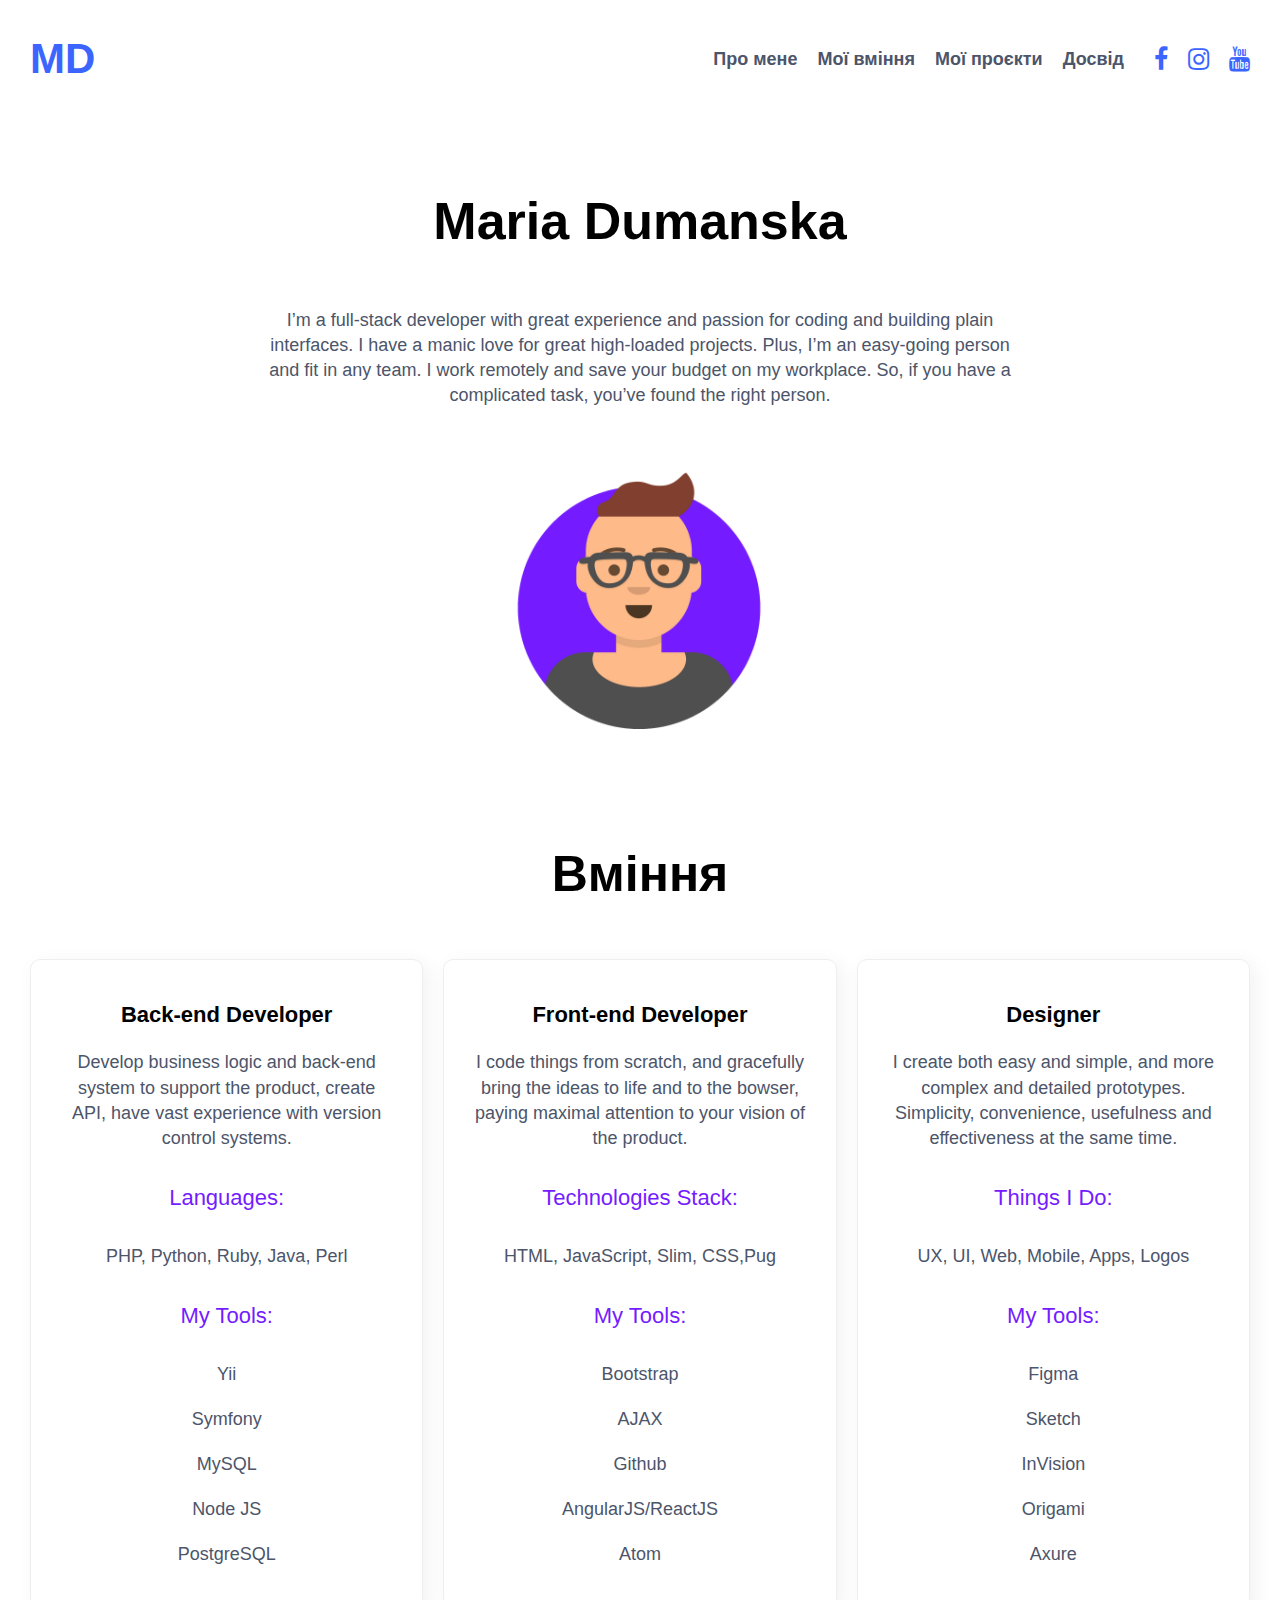
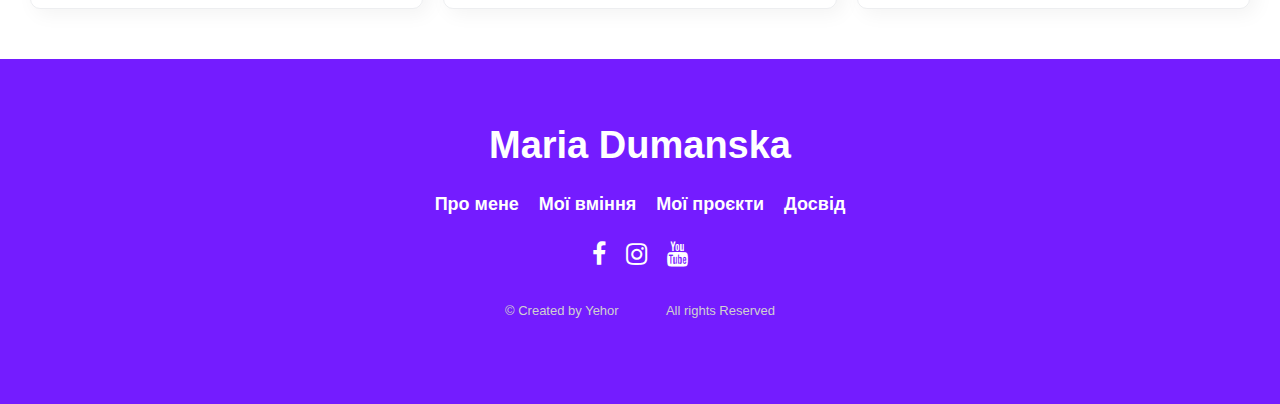
<file: index.html>
<!DOCTYPE html>
<html lang="en">
<head>
	<meta charset="UTF-8">
	<meta name="viewport" content="width=device-width, initial-scale=1.0">
	<title>Main</title>
	<link rel="shortcut icon" href="img/icon.png" type="image/png">
	<link rel="stylesheet" href="https://maxcdn.bootstrapcdn.com/font-awesome/4.7.0/css/font-awesome.min.css">
	<link rel="stylesheet" href="style.css">
	<link rel="stylesheet" href="main.css">
</head>
<body>
	<header class="header">
		<div class="container header_container">
			<a href="#" class="logo">MD</a>
			<nav class="header_nav nav">
				<ul class="menu_list">
					<li>
						<ul class="nav_items">
							<li><a href="#">Про мене</a></li>
							<li><a href="#skills">Мої вміння</a></li>
							<li><a href="projects.html">Мої проєкти</a></li>
							<li><a href="experience.html">Досвід</a></li>
						</ul>
					</li>
					<li>
						<ul class="nav_social">
							<li><a target="blank" href="https://www.facebook.com/"><i class="fa fa-facebook"></i></a></li>
							<li><a target="blank" href="https://www.instagram.com/"><i class="fa fa-instagram"></i></a></li>
							<li><a target="blank" href="https://www.youtube.com/"><i class="fa fa-youtube"></i></a></li>
						</ul>
					</li>
				</ul>
			</nav>
			<div class="header_menu-icon">
                <span></span>
            </div>
		</div>
	</header>

	<main class="main">
		<div class="container main_container">
			<section class="info">
				<h1>Maria Dumanska</h1>
				<p>I’m a full-stack developer with great experience and passion for coding and building plain interfaces. I have a manic love for great high-loaded projects. Plus, I’m an easy-going person and fit in any team. I work remotely and save your budget on my workplace. So, if you have a complicated task, you’ve found the right person. </p>
				<img class="photo" src="img/photo.png" alt="photo">
			</section>
			<section id="skills" class="skills">
				<h2>Вміння</h2>
				<div class="skills_cards">
					<div class="skills_card card">
						<div class="skills_card-description skills_card-item">
							<h3>Back-end Developer</h3>
							<p>
							Develop business logic and back-end system to support the product, create API, have vast experience with version control systems.</p>
						</div>
						<div class="skills_card_stack skills_card-item">
							<h4 class="purple">Languages:</h4>
							<p>PHP, Python, Ruby, Java, Perl</p>
						</div>
						<div class="skills_card_tools skills_card-item">
							<h4 class="purple">My Tools:</h4>
							<ul class="tools">
								<li>Yii</li>
								<li>Symfony</li>
								<li>MySQL</li>
								<li>Node JS</li>
								<li>PostgreSQL</li>
							</ul>
						</div>
					</div>
					<div class="skills_card card">
						<div class="skills_card-description skills_card-item">
							<h3>Front-end Developer</h3>
							<p>I code things from scratch, and gracefully bring the ideas to life and to the bowser, paying maximal attention to your vision of the product.</p>
						</div>
						<div class="skills_card_stack skills_card-item">
							<h4 class="purple">Technologies Stack:</h4>
							<p>HTML, JavaScript, Slim, CSS,Pug</p>
						</div>
						<div class="skills_card_tools skills_card-item">
							<h4 class="purple">My Tools:</h4>
							<ul class="tools">
								<li>Bootstrap</li>
								<li>AJAX</li>
								<li>Github</li>
								<li>AngularJS/ReactJS</li>
								<li>Atom</li>
							</ul>
						</div>
					</div>
					<div class="skills_card card">
						<div class="skills_card-description skills_card-item">
							<h3>Designer</h3>
							<p>I create both easy and simple, and more complex and detailed prototypes. Simplicity, convenience, usefulness and effectiveness at the same time.</p>
						</div>
						<div class="skills_card_stack skills_card-item">
							<h4 class="purple">Things I Do:</h4>
							<p>UX, UI, Web, Mobile, Apps, Logos</p>
						</div>
						<div class="skills_card_tools skills_card-item">
							<h4 class="purple">My Tools:</h4>
							<ul class="tools">
								<li>Figma</li>
								<li>Sketch</li>
								<li>InVision</li>
								<li>Origami</li>
								<li>Axure</li>
							</ul>
						</div>
					</div>
				</div>
			</section>
		</div>
	</main>
   	<footer class="footer">
   		<div class="container footer_container">
   			<div class="footer_info">
   				<h2>Maria Dumanska</h2>
   				<ul class="footer_menu_list menu_list">
					<li>
						<ul class="nav_items">
							<li><a href="#">Про мене</a></li>
							<li><a href="#skills">Мої вміння</a></li>
							<li><a href="projects.html">Мої проєкти</a></li>
							<li><a href="experience.html">Досвід</a></li>
						</ul>
					</li>
					<li>
						<ul class="nav_social">
							<li><a target="blank" href="https://www.facebook.com/"><i class="fa fa-facebook"></i></a></li>
							<li><a target="blank" href="https://www.instagram.com/"><i class="fa fa-instagram"></i></a></li>
							<li><a target="blank" href="https://www.youtube.com/"><i class="fa fa-youtube"></i></a></li>
						</ul>
					</li>
				</ul>
   			</div>
   			<div class="footer_copy">
   				<p>&copy; Created by Yehor</p>
   				<p>All rights Reserved</p>
   			</div>
   		</div>
   	</footer>
	<script src="https://ajax.googleapis.com/ajax/libs/jquery/1.11.2/jquery.min.js"></script>
	<script>
		$(function() {
			$('.header_menu-icon').on('click', function() {
				$(this).toggleClass('_active');
				$('.menu_list').toggleClass('_active');
				$('body').toggleClass('_lock');
			});
		});
		$(function() {
			$('.nav_items li a, .nav_social li a').on('click',function() {
				$('.header_menu-icon').removeClass('_active');
				$('.menu_list').removeClass('_active');
				$('body').removeClass('_lock');
			})
		})
	</script>
</body>
</html>
</file>
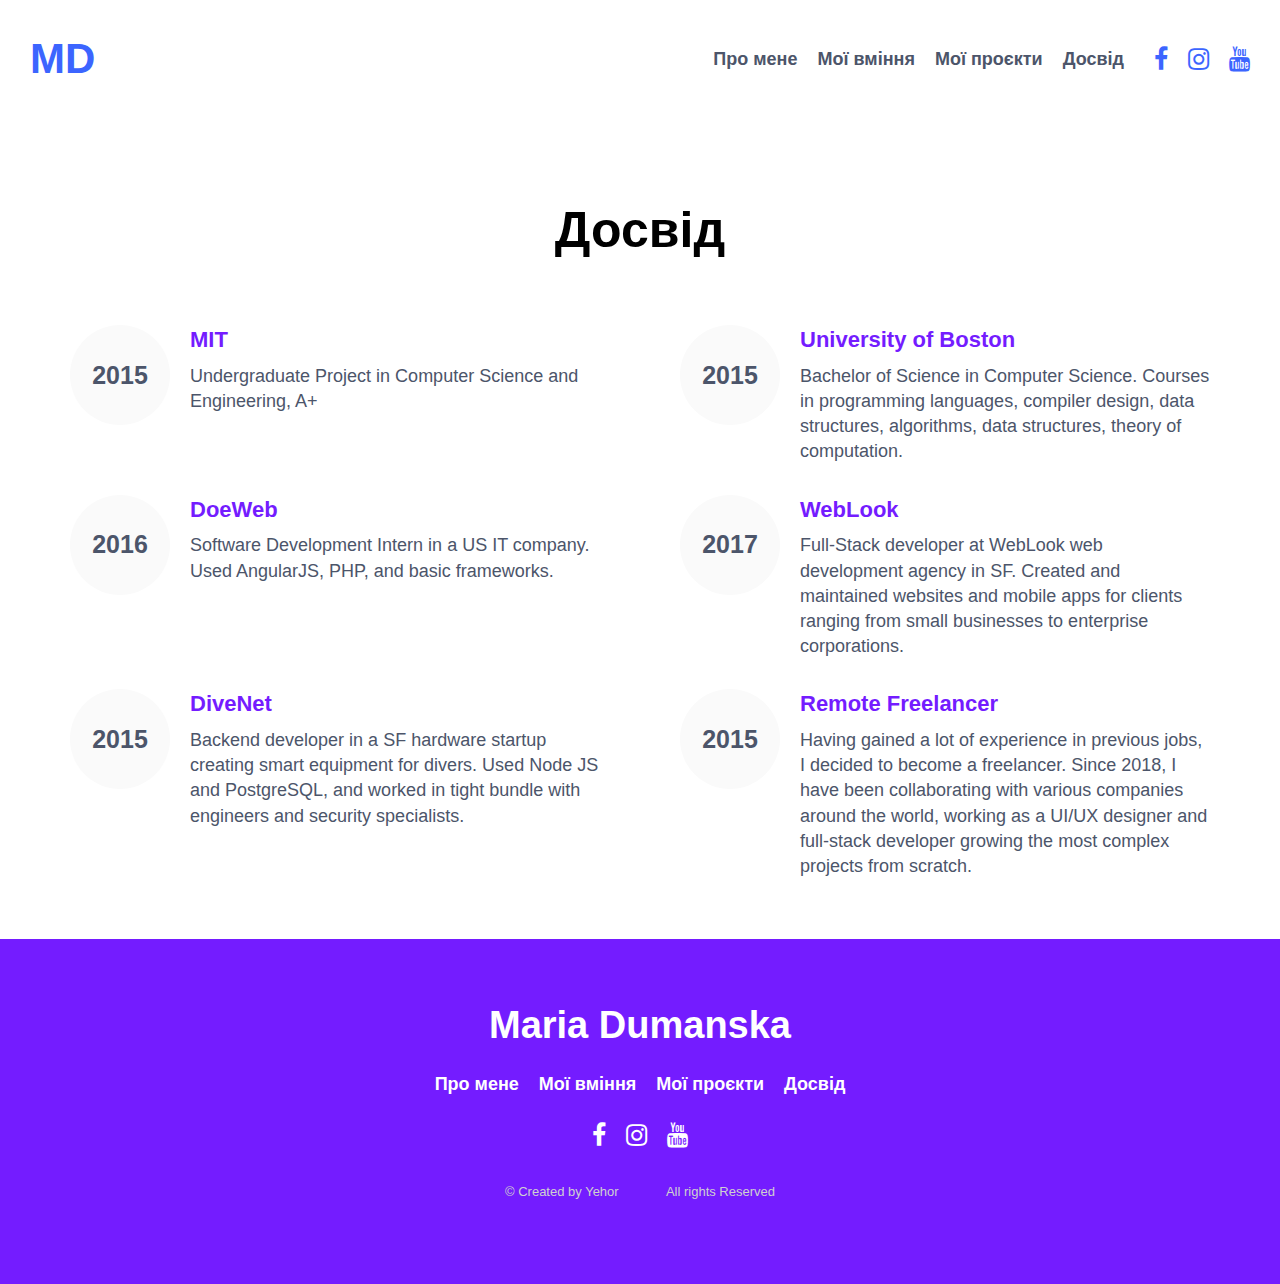
<file: experience.html>
<!DOCTYPE html>
<html lang="en">
<head>
	<meta charset="UTF-8">
	<meta name="viewport" content="width=device-width, initial-scale=1.0">
	<title>Experience</title>
	<link rel="shortcut icon" href="img/icon.png" type="image/png">
	<link rel="stylesheet" href="https://maxcdn.bootstrapcdn.com/font-awesome/4.7.0/css/font-awesome.min.css">
	<link rel="stylesheet" href="style.css">
	<link rel="stylesheet" href="experience.css">
</head>
<body>
	<header class="header">
		<div class="container header_container">
			<a href="index.html" class="logo">MD</a>
			<nav class="header_nav nav">
				<ul class="menu_list">
					<li>
						<ul class="nav_items">
							<li><a href="index.html">Про мене</a></li>
							<li><a href="index.html#skills">Мої вміння</a></li>
							<li><a href="projects.html">Мої проєкти</a></li>
							<li><a href="#">Досвід</a></li>
						</ul>
					</li>
					<li>
						<ul class="nav_social">
							<li><a target="blank" href="https://www.facebook.com/"><i class="fa fa-facebook"></i></a></li>
							<li><a target="blank" href="https://www.instagram.com/"><i class="fa fa-instagram"></i></a></li>
							<li><a target="blank" href="https://www.youtube.com/"><i class="fa fa-youtube"></i></a></li>
						</ul>
					</li>
				</ul>
			</nav>
			<div class="header_menu-icon">
                <span></span>
            </div>
		</div>
	</header>

	<main class="main">
		<div class="container main_container">
			<h2>Досвід</h2>
			<div class="experience_cards">
				<div class="experience_card">
					<div class="year">
						2015
					</div>
					<div class="experience_text">
						<h3 class="purple">MIT</h3>
						<p>Undergraduate Project in Computer Science and Engineering, A+</p>
					</div>
				</div>
				<div class="experience_card">
					<div class="year">
						2015
					</div>
					<div class="experience_text">
						<h3 class="purple">University of Boston</h3>
						<p>Bachelor of Science in Computer Science. Courses in programming languages, compiler design, data structures, algorithms, data structures, theory of computation.</p>
					</div>
				</div>
				<div class="experience_card">
					<div class="year">
						2016
					</div>
					<div class="experience_text">
						<h3 class="purple">DoeWeb</h3>
						<p>Software Development Intern in a US IT company. Used AngularJS, PHP, and basic frameworks.</p>
					</div>
				</div>
				<div class="experience_card">
					<div class="year">
						2017
					</div>
					<div class="experience_text">
						<h3 class="purple">WebLook</h3>
						<p>Full-Stack developer at WebLook web development agency in SF. Created and maintained websites and mobile apps for clients ranging from small businesses to enterprise corporations.</p>
					</div>
				</div>
				<div class="experience_card">
					<div class="year">
						2015
					</div>
					<div class="experience_text">
						<h3 class="purple">DiveNet</h3>
						<p>Backend developer in a SF hardware startup creating smart equipment for divers. Used Node JS and PostgreSQL, and worked in tight bundle with engineers and security specialists.</p>
					</div>
				</div>
				<div class="experience_card">
					<div class="year">
						2015
					</div>
					<div class="experience_text">
						<h3 class="purple">Remote Freelancer</h3>
						<p>Having gained a lot of experience in previous jobs, I decided to become a freelancer. Since 2018, I have been collaborating with various companies around the world, working as a UI/UX designer and full-stack developer growing the most complex projects from scratch.</p>
					</div>
				</div>
			</div>
		</div>
	</main>

	<footer class="footer">
   		<div class="container footer_container">
   			<div class="footer_info">
   				<h2>Maria Dumanska</h2>
   				<ul class="footer_menu_list menu_list">
					<li>
						<ul class="nav_items">
							<li><a href="index.html">Про мене</a></li>
							<li><a href="index.html#skills">Мої вміння</a></li>
							<li><a href="projects.html">Мої проєкти</a></li>
							<li><a href="#">Досвід</a></li>
						</ul>
					</li>
					<li>
						<ul class="nav_social">
							<li><a target="blank" href="https://www.facebook.com/"><i class="fa fa-facebook"></i></a></li>
							<li><a target="blank" href="https://www.instagram.com/"><i class="fa fa-instagram"></i></a></li>
							<li><a target="blank" href="https://www.youtube.com/"><i class="fa fa-youtube"></i></a></li>
						</ul>
					</li>
				</ul>
   			</div>
   			<div class="footer_copy">
   				<p>&copy; Created by Yehor</p>
   				<p>All rights Reserved</p>
   			</div>
   		</div>
   	</footer>
	<script src="https://ajax.googleapis.com/ajax/libs/jquery/1.11.2/jquery.min.js"></script>
	<script>
		$(function() {
			$('.header_menu-icon').on('click', function() {
				$(this).toggleClass('_active');
				$('.menu_list').toggleClass('_active');
				$('body').toggleClass('_lock');
			});
		});
		$(function() {
			$('.nav_items li a, .nav_social li a').on('click',function() {
				$('.header_menu-icon').removeClass('_active');
				$('.menu_list').removeClass('_active');
				$('body').removeClass('_lock');
			})
		})
	</script>
</body>
</html>
</file>
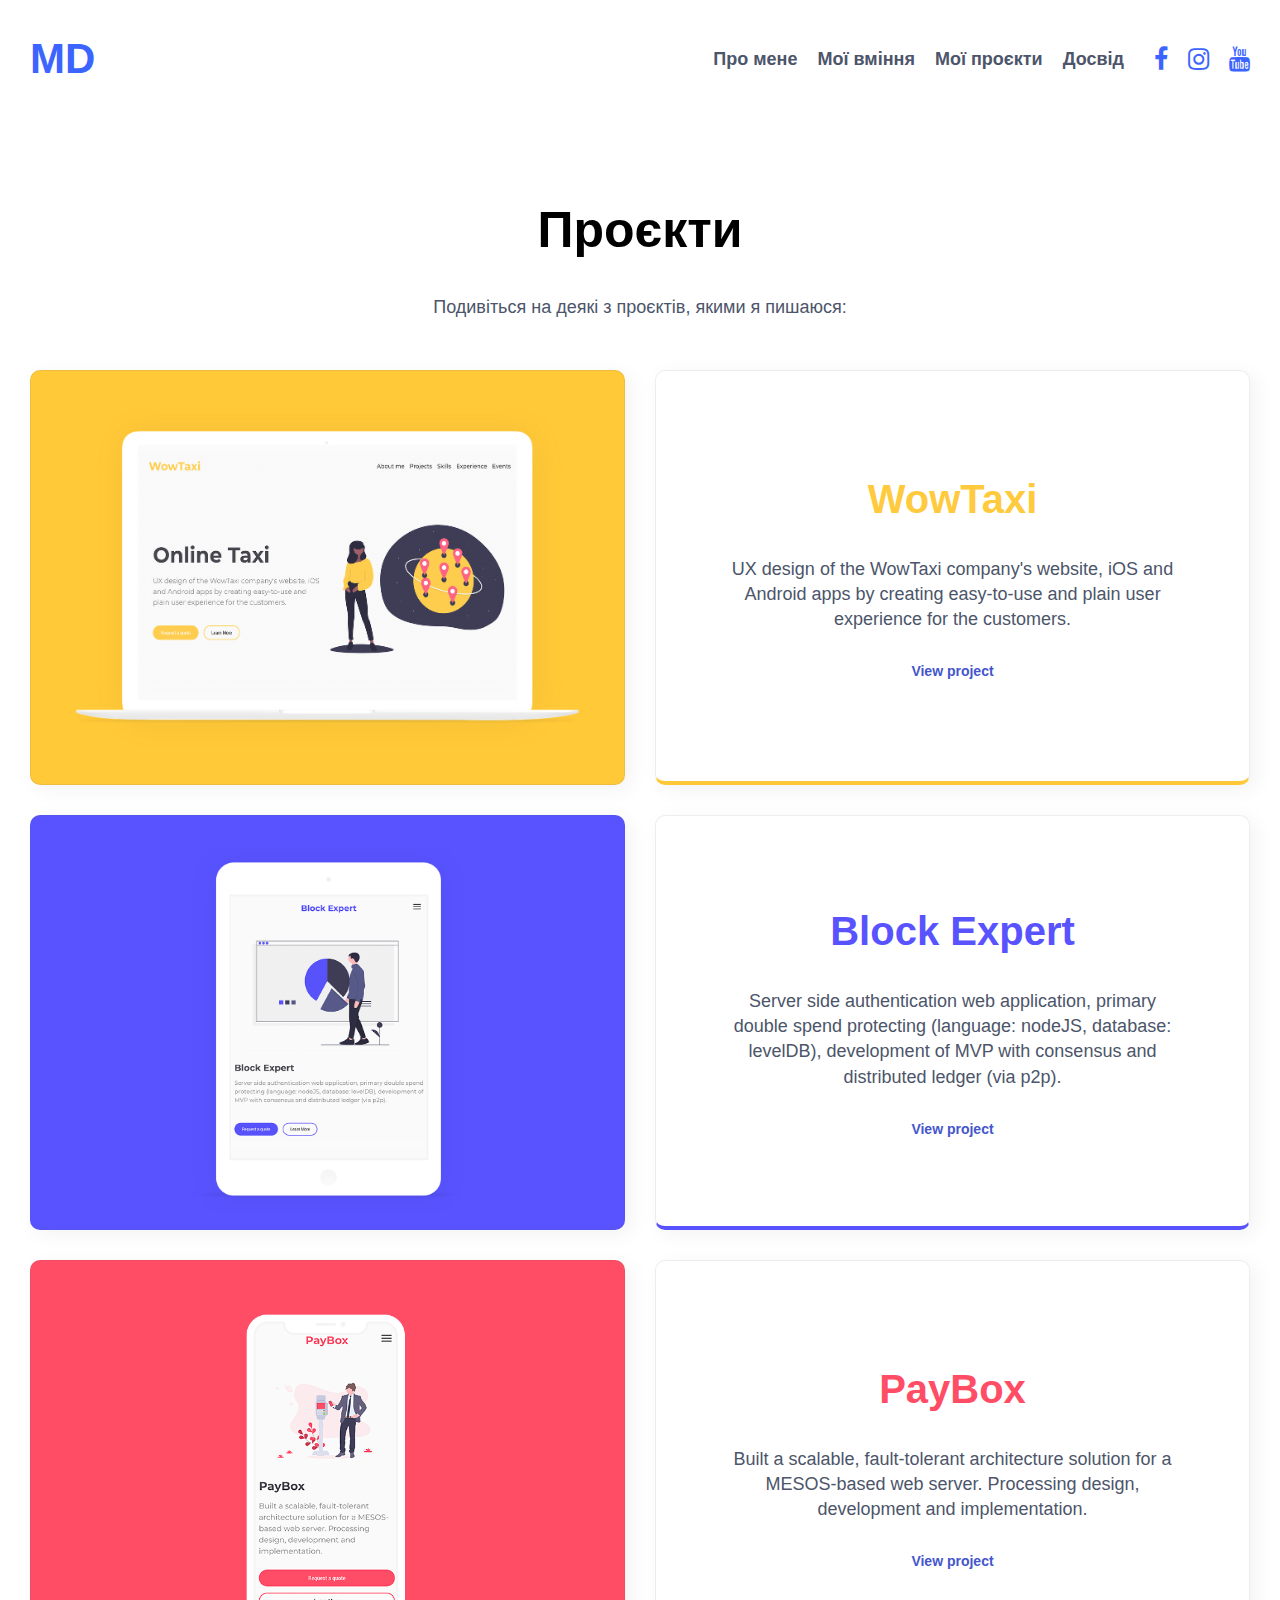
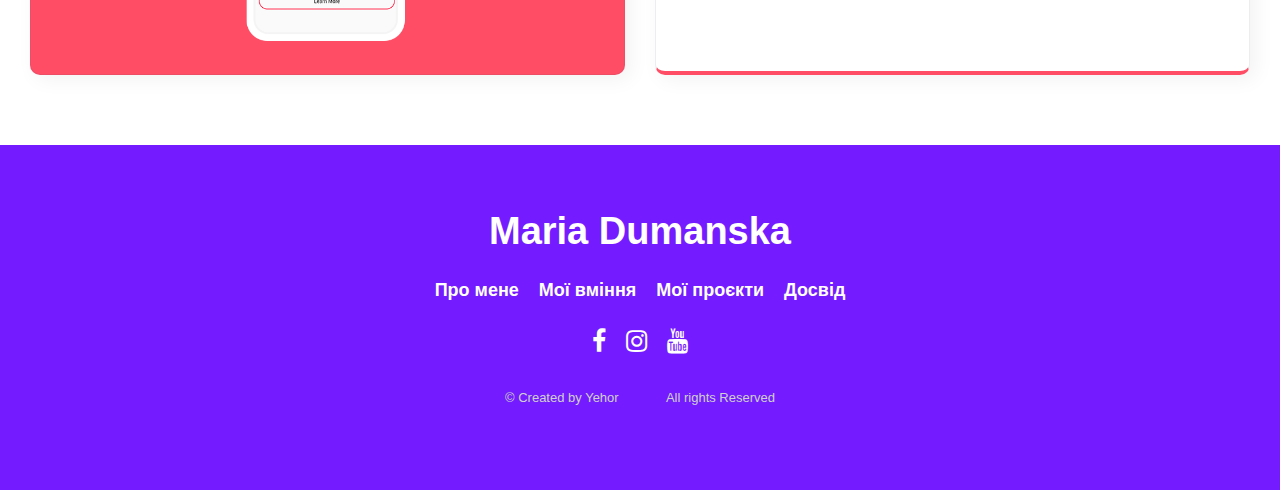
<file: projects.html>
<!DOCTYPE html>
<html lang="en">
<head>
	<meta charset="UTF-8">
	<meta name="viewport" content="width=device-width, initial-scale=1.0">
	<title>Projects</title>
	<link rel="shortcut icon" href="img/icon.png" type="image/png">
	<link rel="stylesheet" href="https://maxcdn.bootstrapcdn.com/font-awesome/4.7.0/css/font-awesome.min.css">
	<link rel="stylesheet" href="style.css">
	<link rel="stylesheet" href="projects.css">
</head>
<body>
	<header class="header">
		<div class="container header_container">
			<a href="index.html" class="logo">MD</a>
			<nav class="header_nav nav">
				<ul class="menu_list">
					<li>
						<ul class="nav_items">
							<li><a href="index.html">Про мене</a></li>
							<li><a href="index.html#skills">Мої вміння</a></li>
							<li><a href="#">Мої проєкти</a></li>
							<li><a href="experience.html">Досвід</a></li>
						</ul>
					</li>
					<li>
						<ul class="nav_social">
							<li><a target="blank" href="https://www.facebook.com/"><i class="fa fa-facebook"></i></a></li>
							<li><a target="blank" href="https://www.instagram.com/"><i class="fa fa-instagram"></i></a></li>
							<li><a target="blank" href="https://www.youtube.com/"><i class="fa fa-youtube"></i></a></li>
						</ul>
					</li>
				</ul>
			</nav>
			<div class="header_menu-icon">
                <span></span>
            </div>
		</div>
	</header>

	<main class="main">
		<div class="container main_container">
			<div class="projects">
				<div class="project_text">
					<h2>Проєкти</h2>
					<p>Подивіться на деякі з проєктів, якими я пишаюся:</p>
				</div>
				<div class="project_cards">
					<div class="project_card card">
						<img src="img/project1.png" alt="project">
					</div>
					<div class="project_card card">
						<h3>WowTaxi</h3>
						<p>UX design of the WowTaxi company's website, iOS and Android apps by creating easy-to-use and plain user experience for the customers.</p>
						<a href="#">View project</a>
					</div>
					<div class="project_card card">
						<img src="img/project2.png" alt="project">
					</div>
					<div class="project_card card">
						<h3>Block Expert</h3>
						<p>Server side authentication web application, primary double spend protecting (language: nodeJS, database: levelDB), development of MVP with consensus and distributed ledger (via p2p).</p>
						<a href="#">View project</a>
					</div>
					<div class="project_card card">
						<img src="img/project3.png" alt="project">
					</div>
					<div class="project_card card">
						<h3>PayBox</h3>
						<p>Built a scalable, fault-tolerant architecture solution for a MESOS-based web server. Processing design, development and implementation.</p>
						<a href="#">View project</a>
					</div>
				</div>
			</div>
		</div>
	</main>

	<footer class="footer">
   		<div class="container footer_container">
   			<div class="footer_info">
   				<h2>Maria Dumanska</h2>
   				<ul class="footer_menu_list menu_list">
					<li>
						<ul class="nav_items">
							<li><a href="index.html">Про мене</a></li>
							<li><a href="index.html#skills">Мої вміння</a></li>
							<li><a href="#">Мої проєкти</a></li>
							<li><a href="experience.html">Досвід</a></li>
						</ul>
					</li>
					<li>
						<ul class="nav_social">
							<li><a target="blank" href="https://www.facebook.com/"><i class="fa fa-facebook"></i></a></li>
							<li><a target="blank" href="https://www.instagram.com/"><i class="fa fa-instagram"></i></a></li>
							<li><a target="blank" href="https://www.youtube.com/"><i class="fa fa-youtube"></i></a></li>
						</ul>
					</li>
				</ul>
   			</div>
   			<div class="footer_copy">
   				<p>&copy; Created by Yehor</p>
   				<p>All rights Reserved</p>
   			</div>
   		</div>
   	</footer>
	<script src="https://ajax.googleapis.com/ajax/libs/jquery/1.11.2/jquery.min.js"></script>
	<script>
		$(function() {
			$('.header_menu-icon').on('click', function() {
				$(this).toggleClass('_active');
				$('.menu_list').toggleClass('_active');
				$('body').toggleClass('_lock');
			});
		});
		$(function() {
			$('.nav_items li a, .nav_social li a').on('click',function() {
				$('.header_menu-icon').removeClass('_active');
				$('.menu_list').removeClass('_active');
				$('body').removeClass('_lock');
			})
		})
	</script>
</body>
</html>
</file>
<file: main.css>
/*-------------------INFO-------------------*/

.main {
	padding-top: 70px;
}

.info {
	display: flex;
	flex-direction: column;
	align-items: center;
	margin-bottom: 110px;
}

.info h1 {
	font-size: 52px;
	font-weight: 700;
	text-align: center;
	margin-bottom: 50px;
}

.info p {
	font-size: 18px;
	color: rgb(76, 85, 106);
	text-align: center;
	max-width: 750px;
	margin-bottom: 50px;
}

.photo {
	max-width: 270px;
	max-height: 270px;
}

/*-------------------SKILS-------------------*/

.skills {
	padding-top: 119px;
	margin-top: -119px;
}

.skills h2 {
	font-size: 50px;
	font-weight: 700;
	text-align: center;
	margin-bottom: 50px;
}

.skills_cards {
	display: grid;
	grid-template-columns: repeat(3, 1fr);
	grid-template-rows: minmax(650px, auto);
	grid-gap: 20px;
	margin-bottom: 50px;
}

.skills_card {
	padding: 40px 30px;
}

.skills_card h3 {
	font-size: 22px;
	font-weight: 700;
	margin-bottom: 20px;
}

.skills_card p {
	font-size: 18px;
	color: rgb(76, 85, 106);
	margin-bottom: 20px;
}

.purple {
	font-size: 22px;
	color: #741cff;
	margin-bottom: 30px;
}

.tools li {
	font-size: 18px;
	color: rgb(76, 85, 106);
	margin-bottom: 20px;
}

.tools li:last-child {
	margin: 0;
}

/*-------------------MEDIA-------------------*/

@media (max-width: 1000px) {
	.skills_cards {
		grid-template-columns: repeat(2, 1fr);
		margin-bottom: 50px;
	}
}

@media (max-width: 700px) {
	.skills_cards {
		grid-template-columns: 1fr;
		margin-bottom: 50px;
	}
}
</file>
<file: experience.css>
/*-------------------EXPERIENCE-------------------*/

.main {
	padding-top: 80px;
}

.main_container {
	max-width: 1200px;
}

.main_container > h2 {
	font-size: 50px;
	font-weight: 700;
	text-align: center;
	margin-bottom: 60px;
}

.experience_cards {
	display: grid;
	grid-template-columns: 1fr 1fr;
	grid-column-gap: 80px;
	grid-row-gap: 30px;
	margin-bottom: 60px;
}

.experience_card {
	display: flex;
}

.year {
	display: flex;
	justify-content: center;
	align-items: center;
	min-width: 100px;
	height: 100px;
	border-radius: 50%;
	background: rgb(250, 250, 250);
	margin-right: 20px;
	font-size: 25px;
	font-weight: 700;
	color: rgb(76, 85, 106);
}

.purple {
	font-size: 22px;
	font-weight: 600;
	color: #741cff;
	margin-bottom: 8px;
}

.experience_text p {
	font-size: 18px;
	color: rgb(76, 85, 106);
}

/*-------------------MEDIA-------------------*/

@media (max-width: 850px) {
	.experience_cards {
		grid-template-columns: 1fr;
	}

	.year {
		min-width: 80px;
		height: 80px;	
	}
}
</file>
<file: projects.css>
/*-------------------PROJECT-------------------*/

.main {
	padding-top: 80px;
}

.project_text h2 {
	font-size: 50px;
	font-weight: 700;
	text-align: center;
	margin-bottom: 30px;
}

.project_text p {
	font-size: 18px;
	color: rgb(76, 85, 106);
	text-align: center;
	margin-bottom: 50px;
}

.project_cards {
	display: grid;
	grid-template-columns: repeat(2, 1fr);
	grid-template-rows: repeat(3, 415px);
	grid-gap: 30px;
	margin-bottom: 70px;
}

.project_card:nth-child(even) {
	justify-content: center;
	padding: 70px;
}

.project_card:nth-child(1) {
	background: rgba(255,195,34,0.9);
}

.project_card:nth-child(3) {
	background: rgb(88,83,255);
}

.project_card:nth-child(5) {
	background: rgb(255,77,102);
}

.project_card:nth-child(2) {
	border-bottom: 4px solid rgba(255,195,34,0.9);
}

.project_card:nth-child(4) {
	border-bottom: 4px solid rgb(88,83,255);
}

.project_card:nth-child(6) {
	border-bottom: 4px solid rgb(255,77,102);
}

.project_card img {
	width: 100%;
	height: 100%;
	object-fit: contain;
}

.project_card h3 {
	font-size: 40px;
	font-weight: 700;
	margin-bottom: 30px;
}

.project_card:nth-child(2) h3 {
	color: rgba(255,195,34,0.9);
}

.project_card:nth-child(4) h3 {
	color: rgb(88,83,255);
}

.project_card:nth-child(6) h3 {
	color: rgb(255,77,102);
}

.project_card p {
	font-size: 18px;
	color: rgb(76, 85, 106);
	text-align: center;
	margin-bottom: 30px;
}

.project_card a {
	color: #4456cd;
	font-weight: 600;
	transition: 0.3s;
}

.project_card a:hover {
	opacity: 0.8;
}

/*-------------------MEDIA-------------------*/

@media (max-width: 850px) {
	.project_cards {
		grid-template-columns: 1fr;
	}
}
</file>
<file: style.css>
/*-------------------RESET-------------------*/

* {
    margin: 0;
    padding: 0;
    border: 0;
    box-sizing: border-box;
}

a {
    text-decoration: none;
    color: #000;
}

ul,
ol,
li {
    list-style: none;
}

h1,
h2,
h3,
h4,
h5,
h6 {
    font-weight: inherit;
    font-size: inherit;
}

html,
body {
    height: 100%;
    line-height: 1.4;
    font-size: 14px;
    color: #000;
    font-family: sans-serif;
    font-weight: 400;
    font-style: normal;
}

body {
	background: #fff;
	padding-top: 115px;
}

body._lock {
	overflow: hidden;
}

/*-----------------------------------------*/

.container {
	max-width: 1296px;
    margin: 0 auto;
    padding: 0 30px;
}

.card {
    display: flex;
    flex-direction: column;
    justify-content: space-between;
    align-items: center;
    border: 1px solid rgba(76, 85, 106, 0.1);
    border-radius: 10px;
    box-shadow: 5.4px 4.5px 20px 0 rgba(0,0,0,.05);
    text-align: center;
}

/*-------------------HEADER-------------------*/

.header {
	background: #fff;
	position: fixed;
	z-index: 10;
	top: 0;
	left: 0;
	width: 100%;
}

.header_container {
	display: flex;
	justify-content: space-between;
	align-items: center;
	padding-top: 30px;
	padding-bottom: 30px;
}

.logo {
	display: block;
	position: relative;
	z-index: 100;
	font-size: 42px;
	font-weight: 700;
	color: #3c65ff;
	transition: 0.3s;
}

.menu_list {
	display: flex;
	font-size: 18px;
	font-weight: 700;
	align-items: center;
}

.nav_items, .nav_social {
	display: flex;
}

.nav_items {
	margin-right: 30px;
}

.nav_items li a {
	color: rgb(76, 85, 106);
}

.nav_items li, 
.nav_social li {
	margin-right: 20px;
}

.nav_items li:last-child, 
.nav_social li:last-child{
	margin-right: 0;
}

.nav_items li a, 
.nav_social li a {
	transition: 0.3s;
}

.nav_social li a {
	font-size: 25px;
	color: #3c65ff;
}

.nav_items li a:hover {
	color: #4759c2;
}

.nav_social li a:hover,
.logo:hover {
	opacity: 0.8;
}

.header_menu-icon {
    display: none;
}


/*-------------------FOOTER-------------------*/

.footer {
	background: #741cff;
	min-height: 345px;
	padding: 60px 0 60px 0;
}

.footer_info {
	display: flex;
	flex-direction: column;
	align-items: center;
	margin-bottom: 30px;
}

.footer_info h2 {
	color: #fff;
	font-size: 38px;
	font-weight: 700;
}

.footer_menu_list {
	flex-direction: column;
	position: static;
}

.footer_menu_list .nav_items {
	margin: 20px 0 20px 0;
}

.footer_menu_list li a {
	color: #fff;
}

.footer_menu_list .nav_social li a:hover,
.footer_menu_list .nav_items li a:hover {
	color: #ffce4f;
	opacity: 1;
}

.footer_copy {
	color: #d0d0d0;
	font-size: 13px;
	display: flex;
	justify-content: space-between;
	width: 270px;
	margin: 0 auto;

}

/*-------------------MEDIA-------------------*/

@media (max-width: 1000px) {

    .header_menu-icon {
        z-index: 100;
        display: block;
        position: relative;
        width: 30px;
        height: 30px;
        cursor: pointer;
    }

    .header_menu-icon span,
    .header_menu-icon::after,
    .header_menu-icon::before {
        left: 0;
        position: absolute;
        height: 10%;
        width: 100%;
        transition: all 0.3s ease 0s;
        background-color: #000;
    }

    .header_menu-icon::after,
    .header_menu-icon::before {
        content: "";
    }

    .header_menu-icon::before {
        top: 0;
    }

    .header_menu-icon::after {
        bottom: 0;
    }

    .header_menu-icon span {
        top: 50%;
        transform: scale(1) translate(0px, -50%);
    }

    .menu_list {
        display: flex;
        flex-direction: column;
        align-items: center;
        position: fixed;
        top: 0;
        left: -100%;
        width: 100%;
        height: 100%;
        background: #fff;
        padding: 150px 30px 30px 30px;
        transition: left 0.3s;
        overflow: auto;
    }

    .menu_list::before {
        content: "";
        position: fixed;
        width: 100%;
        top: 0;
        left: 0;
        background: #fff;
    }

    .menu_list._active {
        left: 0;
    }

    .nav_items {
    	display: block;
    	margin: 0;
    }

    .nav_items li {
    	text-align: center;
    	margin: 0 0 20px 0;
    }

    .header_menu-icon._active span {
        transform: scale(0) translate(0px, -50%);
    }

    .header_menu-icon._active::before {
        top: 50%;
        transform: rotate(-45deg) translate(0px, -50%);
    }

    .header_menu-icon._active::after {
        bottom: 50%;
        transform: rotate(45deg) translate(0px, 50%);
    }

    .footer_menu_list {
		position: static;
        width: auto;
        height: auto;
        background: inherit;
        padding: 0;
	}
}
</file>
